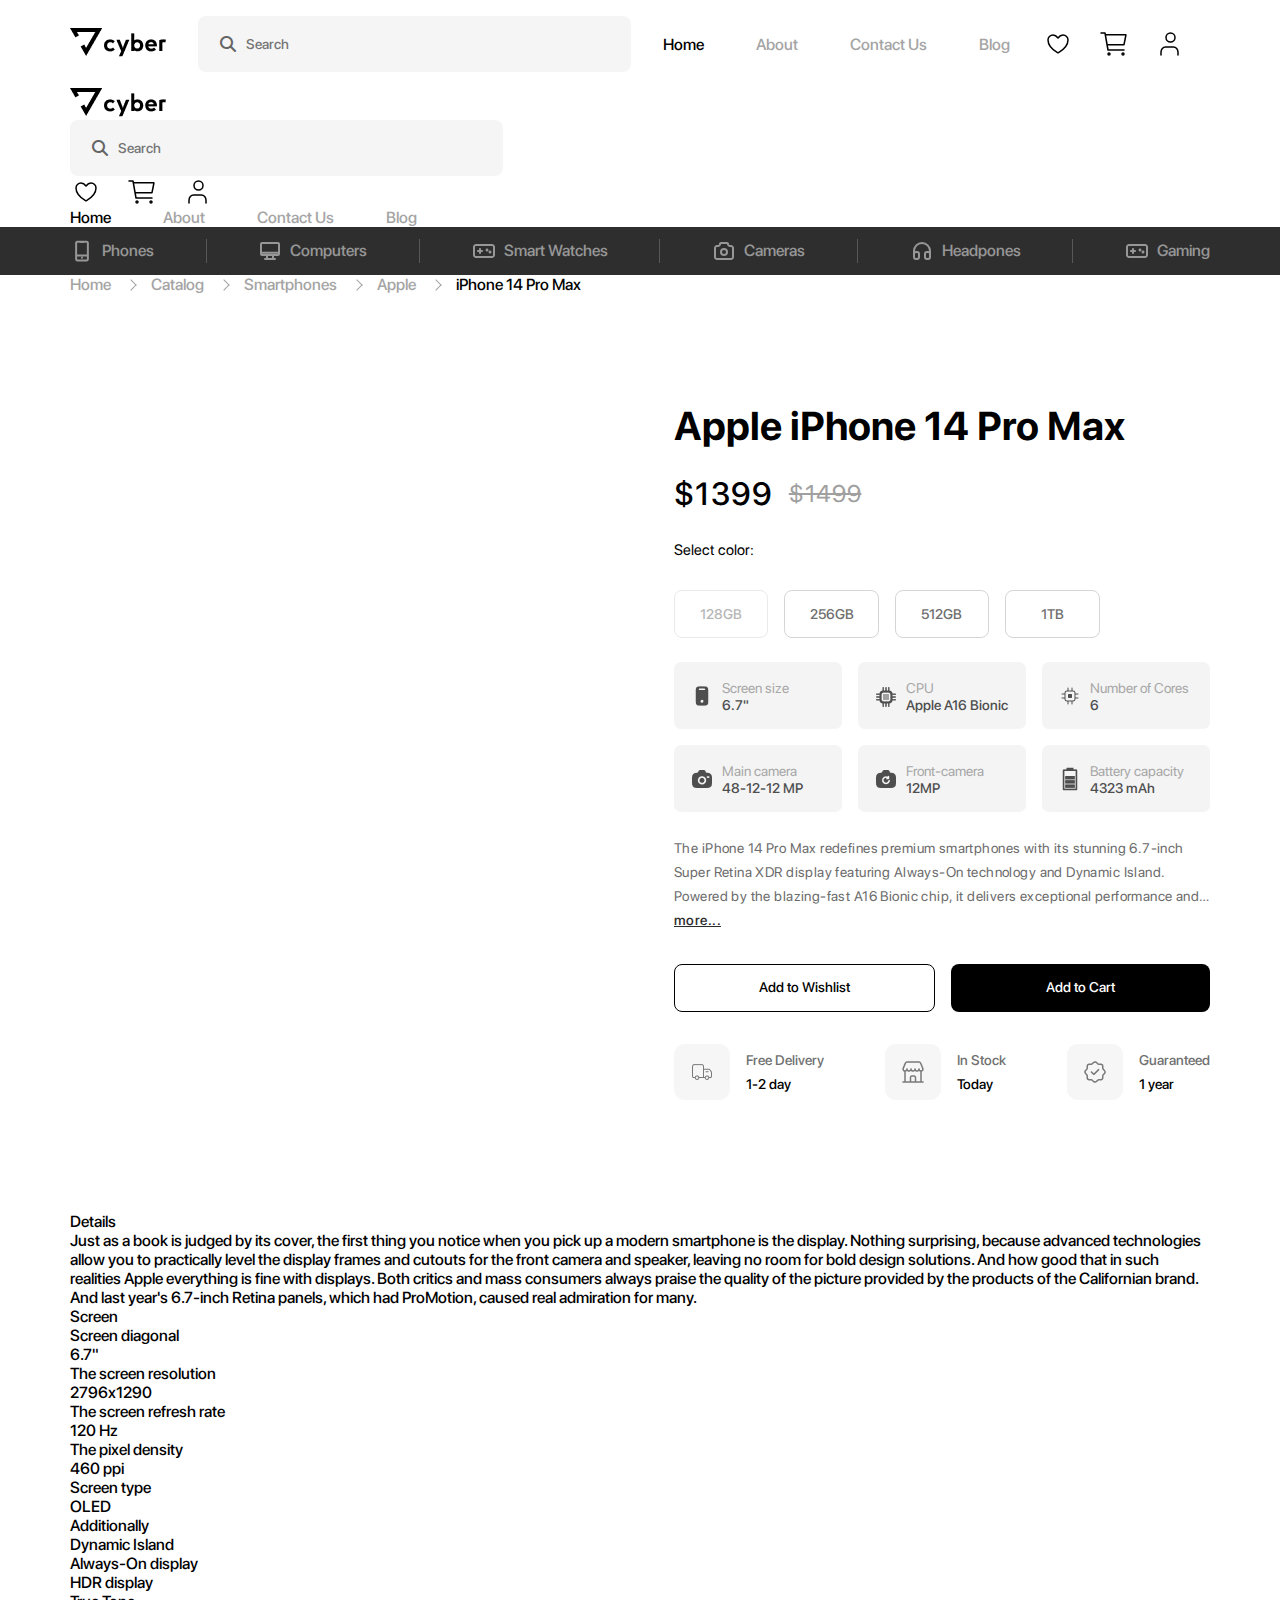
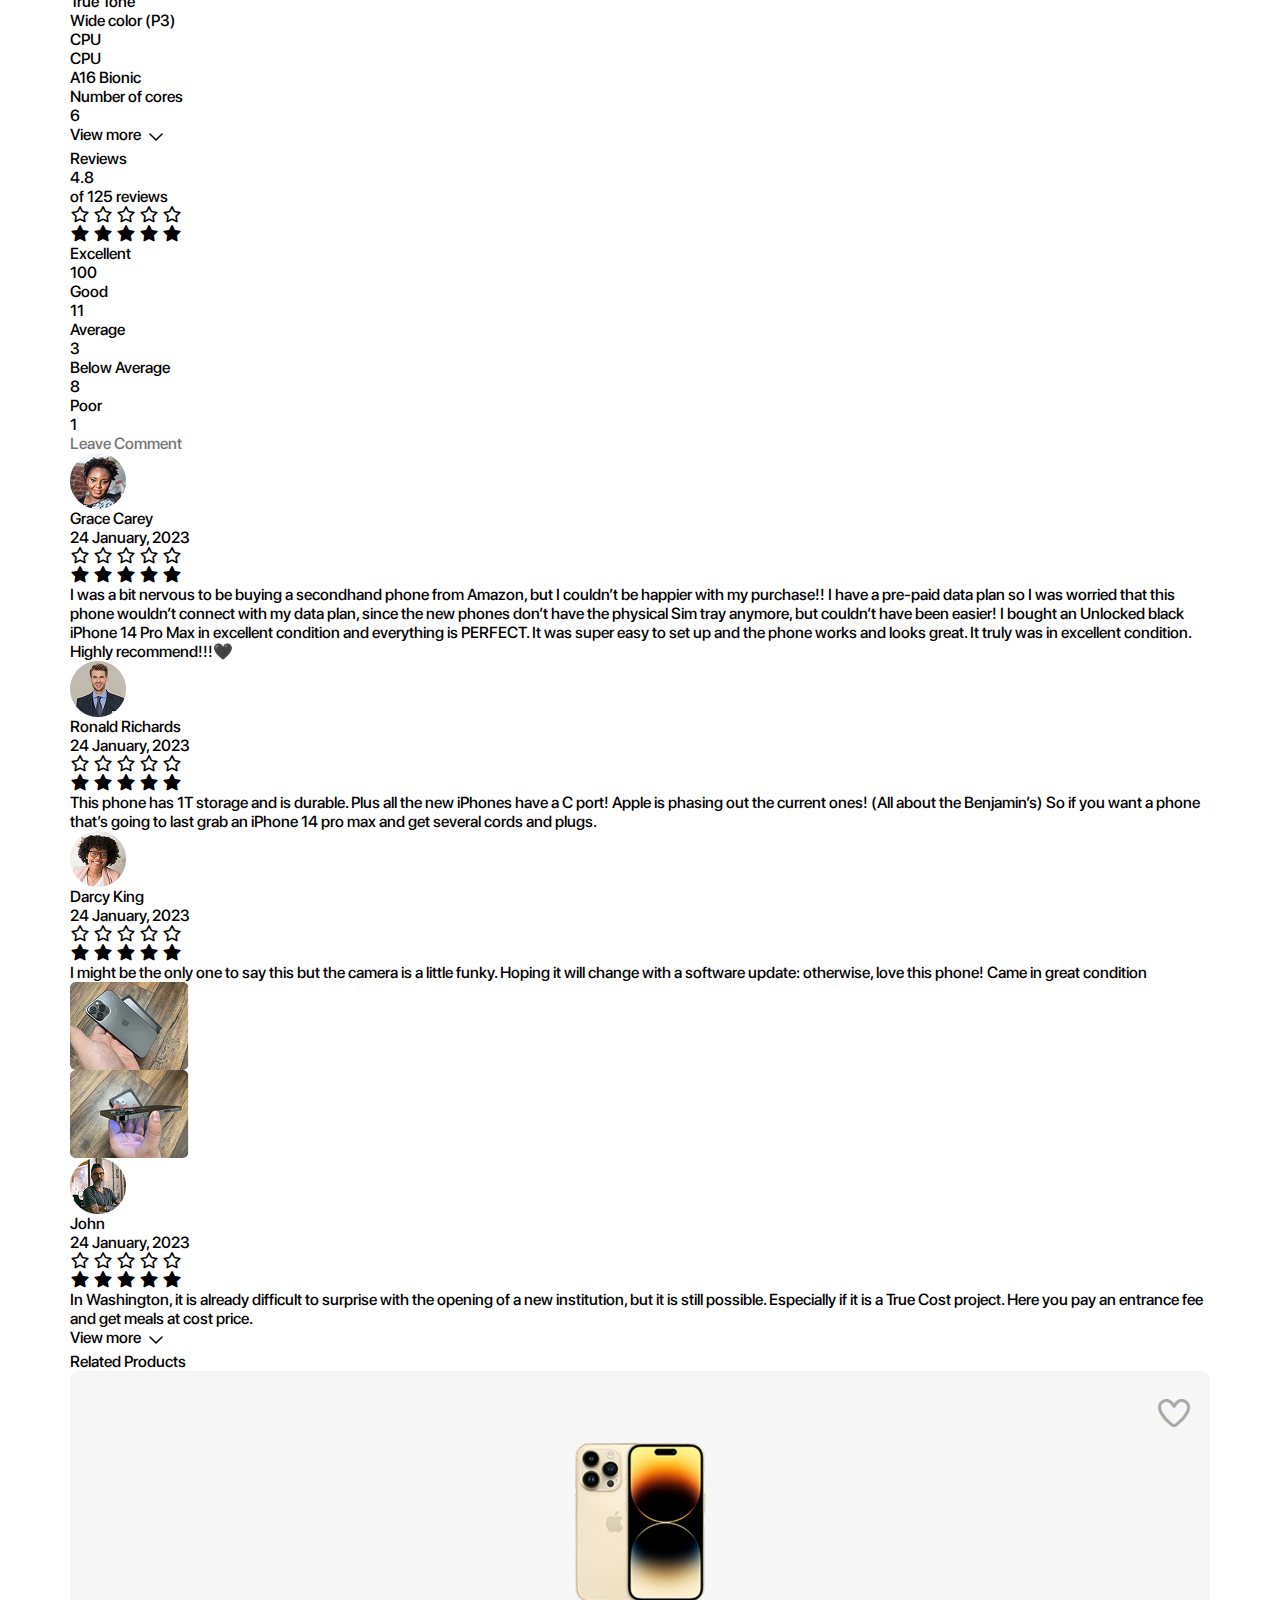
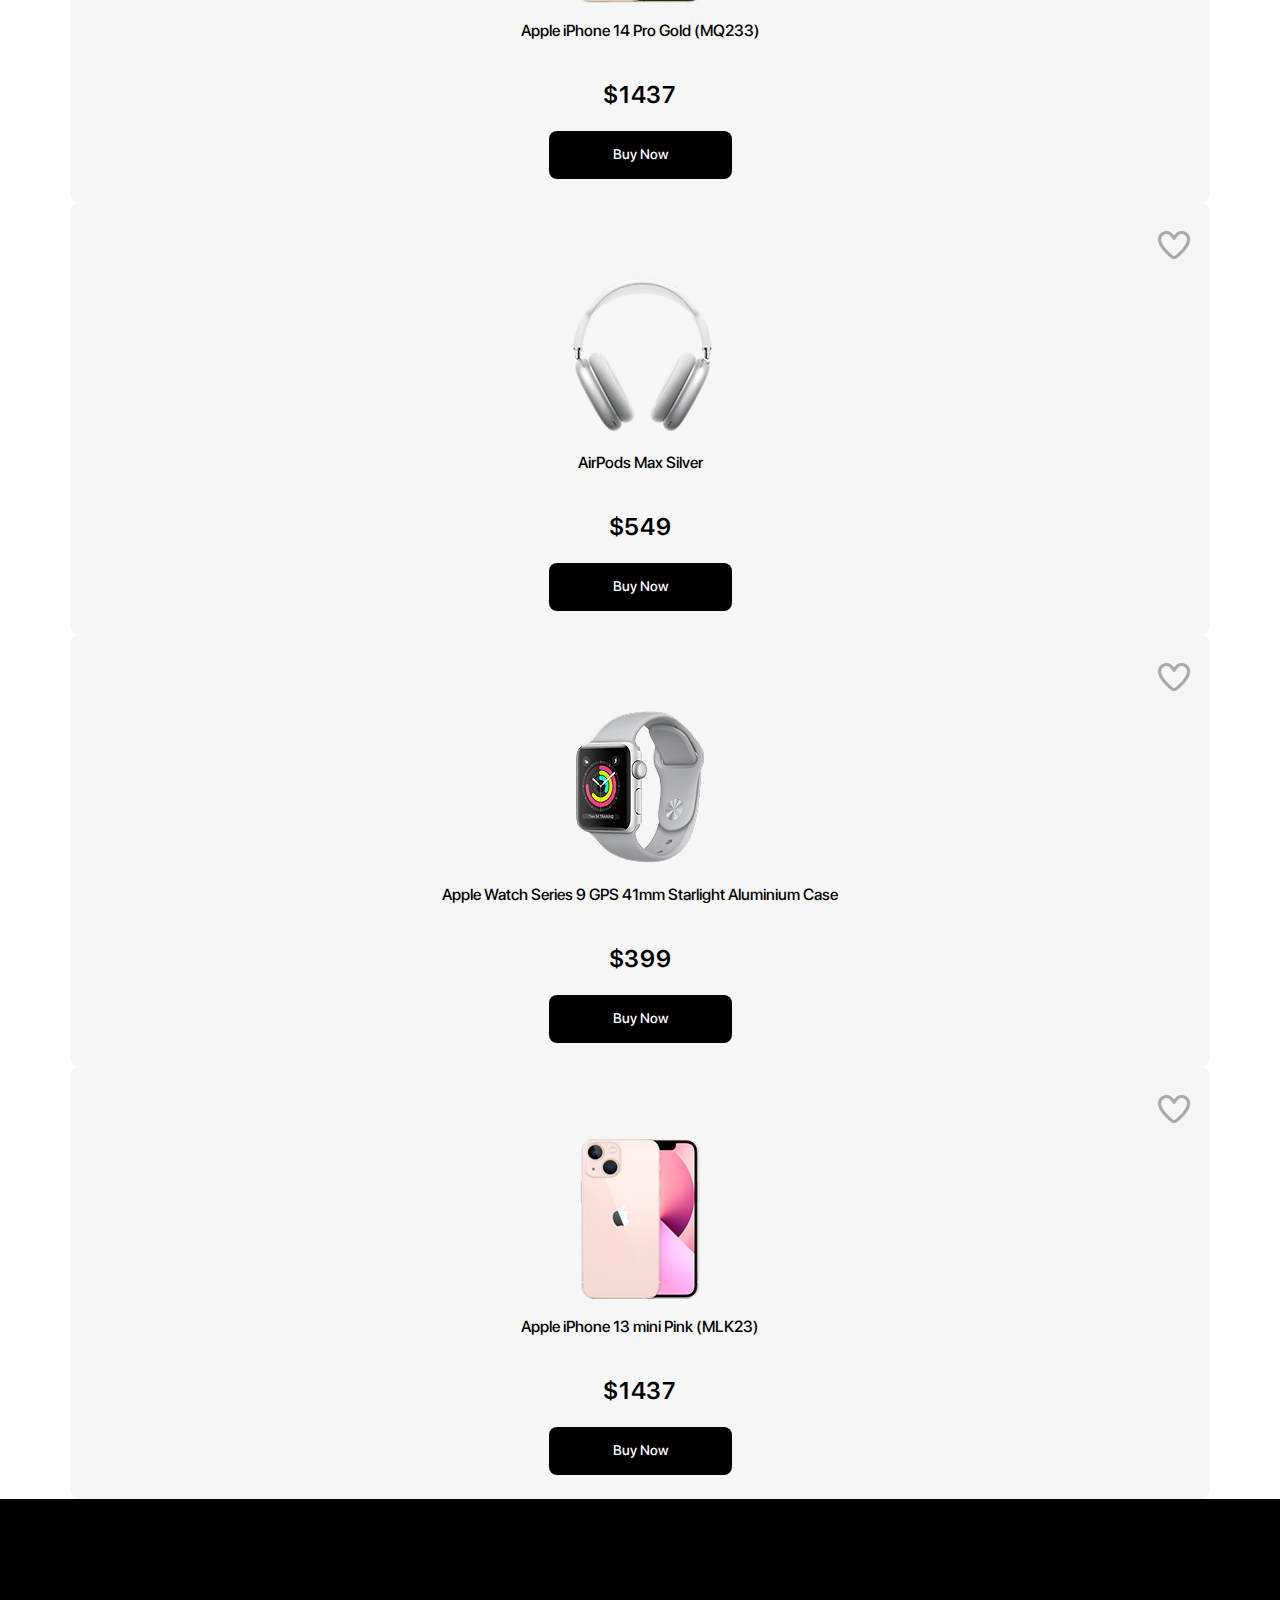
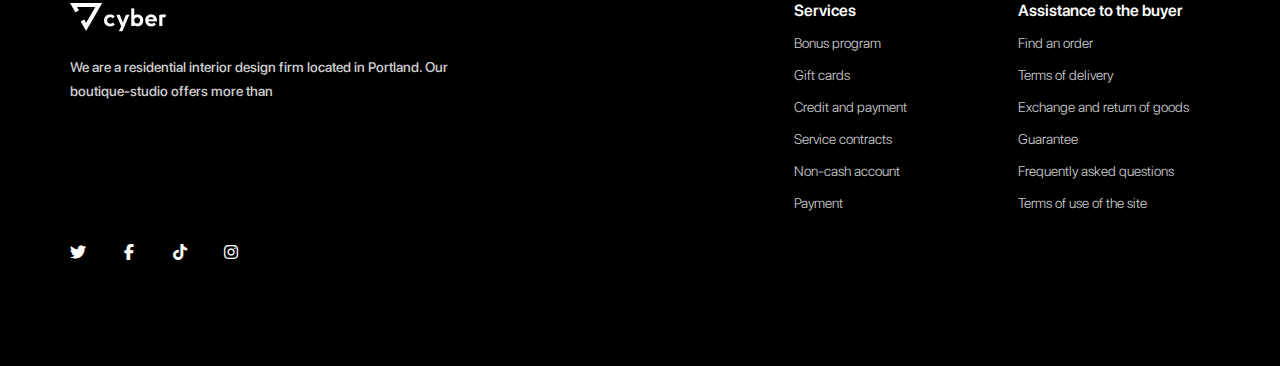
<file: product.html>
<!DOCTYPE html>
<html lang="en">
<head>
    <meta charset="UTF-8">
    <meta name="viewport" content="width=device-width, initial-scale=1.0">
    <title>Cyber - Онлайн маркет для покупок в интернете</title>

    <link rel="icon" href="./img/favicon.icon.ico">
    <link rel="stylesheet" href="fonts/font-awesome/css/all.css">
    <link rel="stylesheet" href="./css/main.css">
</head>
<body>
    <header class="header">
        <div class="container">
            <div class="header__content">
                <div class="header__top header__desktop">
                    <a href="./index.html" class="header__logo">
                        <img src="./img/header/header-logo.png" alt="Logo 'cyber'">
                    </a>

                    <div class="header__search" role="search">
                        <button class="header__search-btn">
                            <i class="fa-solid fa-magnifying-glass"></i>
                        </button>
                        <input type="search" placeholder="Search">
                    </div>

                    <nav class="header__nav">
                        <a href="#" class="active">Home</a>
                        <a href="#">About</a>
                        <a href="#">Contact Us</a>
                        <a href="#">Blog</a>
                    </nav>

                    <div class="header__actions">
                        <a class="header-actions__wishlist">
                            <img src="./img/header/wishlist-icon.svg" alt="Избранное">
                        </a>

                        <a class="header-actions__cart" href="./shopping-cart.html" aria-label="Корзина">
                            <img src="./img/header/cart-icon.svg" alt="Корзина">
                            <span id="cartNotification"></span>
                        </a>

                        <a href="#" aria-label="Профиль" class="header-actions__profile">
                            <img src="./img/header/profile-icon.svg" alt="Профиль">
                        </a>
                    </div>
                </div>

                <!-- Mobile header content -->
                <div class="header__mobile">
                    <a href="#" class="header__logo">
                        <img src="./img/header/header-logo.png" alt="Logo 'cyber'">
                    </a>

                    <div class="header-mobile__content" id="burgerMenuContent">
                        <div class="header__search header-mobile__search" role="search">
                            <button class="header__search-btn">
                                <i class="fa-solid fa-magnifying-glass"></i>
                            </button>
                            <input type="search" placeholder="Search">
                        </div>

                        <div class="header__actions header-mobile__actions">
                            <a class="header-actions__wishlist">
                                <img src="./img/header/wishlist-icon.svg" alt="Избранное">
                            </a>

                            <a class="header-actions__cart" href="./shopping-cart.html" aria-label="Корзина">
                                <img src="./img/header/cart-icon.svg" alt="Корзина">
                                <span id="cartNotification"></span>
                            </a>

                            <a href="#" aria-label="Профиль" class="header-actions__profile">
                                <img src="./img/header/profile-icon.svg" alt="Профиль">
                            </a>
                        </div>

                        <nav class="header__nav header-mobile__nav">
                            <a href="#" class="active">Home</a>
                            <a href="#">About</a>
                            <a href="#">Contact Us</a>
                            <a href="#">Blog</a>
                        </nav>
                    </div>

                    <div class="header__burger-menu">
                        <button class="header-burger-menu__btn" id="burgerMenuButton">
                            <span class="header-burger-menu__line burger-line-1"></span>
                            <span class="header-burger-menu__line burger-line-2"></span>
                            <span class="header-burger-menu__line burger-line-3"></span>
                        </button>
                    </div>
                </div>

                <nav class="header__nav-categories">
                    <button class="header-nav-categories__btn">
                        <img src="./img/header/Phones.svg" alt="Категория: Телефоны">
                        <span>Phones</span>                  
                    </button>

                    <div class="header-nav-categories__line"></div>

                    <button class="header-nav-categories__btn">
                        <img src="./img/header/Computers.svg" alt="Категория: Компьютеры">
                        <span>Computers</span>
                    </button>

                    <div class="header-nav-categories__line"></div>

                    <button class="header-nav-categories__btn">
                        <img src="./img/header/Gaming.svg" alt="Категория: Консоли">
                        <span>Smart Watches</span>
                    </button>

                    <div class="header-nav-categories__line"></div>

                    <button class="header-nav-categories__btn">
                        <img src="./img/header/Cameras.svg" alt="Категория: Камеры">
                        <span>Cameras</span>                   
                    </button>

                    <div class="header-nav-categories__line"></div>

                    <button class="header-nav-categories__btn">
                        <img src="./img/header/Headphones.svg" alt="Категория: Наушники">
                        <span>Headpones</span>
                    </button>

                    <div class="header-nav-categories__line"></div>

                    <button class="header-nav-categories__btn">
                        <img src="./img/header/Gaming.svg" alt="Категория: Игровое">
                        <span>Gaming</span>                  
                    </button>
                </nav>
            </div>
        </div>
    </header>

    <main>
        <divspan class="breadcrumbs">
            <div class="container">
                <nav class="breadcrumbs__nav">
                    <a href="#">Home</a>
                    <div class="breadcrumbs__arrow"></div>
                    <a href="#">Catalog</a>
                    <div class="breadcrumbs__arrow"></div>
                    <a href="#">Smartphones</a>
                    <div class="breadcrumbs__arrow"></div>
                    <a href="#">Apple</a>
                    <div class="breadcrumbs__arrow"></div>
                    <a href="#" class="active" id="breadcrumbsName">iPhone 14 Pro Max</a>
                </nav>
            </div>
        </divspan>

        <section class="product">
            <div class="container">
                <div class="product__content">
                    <div class="product__photos">
                        <div class="product__swith-img" id="productSwitchPhotos">
                            <!-- <img src="./img/catalog/products/iphone/Iphone 14 Pro Max/Iphone 14 pro 128gb deep-purple.png" class="active" alt="Show phone">
                            <img src="./img/catalog/products/iphone/Iphone 14 Pro Max/Iphone 14 pro 128gb deep-purple front.png" alt="Show phone front">
                            <img src="./img/catalog/products/iphone/Iphone 14 Pro Max/Iphone 14 pro 128gb deep-purple behind.png" alt="Show phone behind">
                            <img src="./img/catalog/products/iphone/Iphone 14 Pro Max/Iphone 14 pro 128gb deep-purple askance.png" alt="Show phone askance"> -->
                        </div>

                        <div class="product__current-img" id="productCurrentPhoto">
                            <!-- <img src="./img/catalog/products/iphone/Iphone 14 Pro Max/Iphone 14 pro 128gb deep-purple big.png" alt="Show the phone in a large picture"> -->
                        </div>
                    </div>

                    <div class="product__info-block">
                        <h1 class="product__name" id="productName">
                            Apple iPhone 14 Pro Max
                        </h1>

                        <div class="product__price-block">
                            <h2 class="product__price" id="productPrice">
                                $1399
                            </h2>

                            <span id="pastPrice">$1499</span>
                        </div>

                        <div class="product__color-block">
                            <p>Select color:</p>

                            <div class="product__colors-btns" id="colorBtns">
                                <button class="product__color-btn" value="Space-black" name="color"></button>
                                <button class="product__color-btn" value="Deep-purple" name="color"></button>
                                <button class="product__color-btn" value="Pink" name="color"></button>
                                <button class="product__color-btn" value="Gold" name="color"></button>
                                <button class="product__color-btn" value="White" name="color"></button>
                                <button class="product__color-btn" value="Silver" name="color"></button>
                                <button class="product__color-btn" value="Red" name="color"></button>
                            </div>
                        </div>

                        <div class="product__memory" id="productMemory">
                            <button class="product__memory-btn noactive" name="memory" value="128GB">128GB</button>
                            <button class="product__memory-btn" name="memory" value="256GB">256GB</button>
                            <button class="product__memory-btn" name="memory" value="512GB">512GB</button>
                            <button class="product__memory-btn" name="memory" value="1TB">1TB</button>
                        </div>

                        <div class="product__characteristics-grid">
                            <div class="product__characteristics-element">
                                <img src="./img/product-info/screen-size.png" alt="Characteristic icon">
                                <div class="product__characteristics-info">
                                    <span>Screen size</span><br>
                                    <p id="blockScreenSize">6.7"</p>
                                </div>
                            </div>
                            <div class="product__characteristics-element">
                                <img src="./img/product-info/cpu-icon.png" alt="Characteristic icon">
                                <div class="product__characteristics-info">
                                    <span>CPU</span><br>
                                    <p id="blockCPU">Apple A16 Bionic</p>
                                </div>
                            </div>
                            <div class="product__characteristics-element">
                                <img src="./img/product-info/number-of-cores-icon.png" alt="Characteristic icon">
                                <div class="product__characteristics-info">
                                    <span>Number of Cores</span><br>
                                    <p id="blockCPUCores">6</p>
                                </div>
                            </div>
                            <div class="product__characteristics-element">
                                <img src="./img/product-info/main-camera-icon.png" alt="Characteristic icon">
                                <div class="product__characteristics-info">
                                    <span>Main camera</span><br>
                                    <p id="blockMainCamera">48-12-12 MP</p>
                                </div>
                            </div>
                            <div class="product__characteristics-element">
                                <img src="./img/product-info/front-camera-icon.png" alt="Characteristic icon">
                                <div class="product__characteristics-info">
                                    <span>Front-camera</span><br>
                                    <p id="blockFrontCamera">12MP</p>
                                </div>
                            </div>
                            <div class="product__characteristics-element">
                                <img src="./img/product-info/battery-icon.png" alt="Characteristic icon">
                                <div class="product__characteristics-info">
                                    <span>Battery capacity</span><br>
                                    <p id="blockBatteryCapacity">4323 mAh</p>
                                </div>
                            </div>
                        </div>

                        <div class="product__text-block">
                            <p class="product__info" id="infoProduct">
                                The iPhone 14 Pro Max redefines premium smartphones with its stunning 
                                6.7-inch Super Retina XDR display featuring Always-On technology and 
                                Dynamic Island. Powered by the blazing-fast A16 Bionic chip, it delivers 
                                exceptional performance and efficiency. The advanced triple-camera system 
                                with 48MP main sensor captures incredible detail in any light, while the 
                                new Photonic Engine enhances low-light photography. With all-day battery 
                                life, Crash Detection, and Emergency SOS via satellite, it combines 
                                cutting-edge innovation with unmatched reliability and style.
                            </p>
                            <button class="product__info-toggle" id="toggleBtn">more...</button>
                        </div>

                        <div class="product__buttons">
                            <button class="product__btn black-btn" aria-label="Add product to Wishlist" id="addWishlist">Add to Wishlist</button>
                            <button class="product__btn black-btn" aria-label="Add to Card" id="addCard">Add to Cart</button>
                        </div>

                        <div class="product__benefits">
                            <div class="product__benefits-block">
                                <img src="./img/product-info/Delivery-icon.png" alt="Delivery icon">
                                <div class="product__benefits-info">
                                    <span>Free Delivery</span>
                                    <p>1-2 day</p>
                                </div>
                            </div>
                            <div class="product__benefits-block">
                                <img src="./img/product-info/Stock-icon.png" alt="Stock icon">
                                <div class="product__benefits-info">
                                    <span>In Stock</span>
                                    <p>Today</p>
                                </div>
                            </div>
                            <div class="product__benefits-block">
                                <img src="./img/product-info/Guaranteed-icon.png" alt="Guaranteed icon">
                                <div class="product__benefits-info">
                                    <span>Guaranteed</span>
                                    <p>1 year</p>
                                </div>
                            </div>
                        </div>
                    </div>
                </div>
            </div>
        </section>

        <section class="details">
            <div class="container">
                <div class="details__content">
                    <h2 class="details__title">
                        Details
                    </h2>

                    <p class="details__info" id="detailsInfo">
                        Just as a book is judged by its cover, the first thing you notice 
                        when you pick up a modern smartphone is the display. Nothing surprising, 
                        because advanced technologies allow you to practically level the display 
                        frames and cutouts for the front camera and speaker, leaving no room for 
                        bold design solutions. And how good that in such realities Apple everything 
                        is fine with displays. Both critics and mass consumers always praise the 
                        quality of the picture provided by the products of the Californian brand. 
                        And last year's 6.7-inch Retina panels, which had ProMotion, caused real 
                        admiration for many.
                    </p>

                    <div class="details__screen">
                        <h3 class="details__screen-title details__subtitle">
                            Screen
                        </h3>

                        <div class="details__screen-options details__options">
                            <div class="details__screen-option details__option">
                                <p class="details__screen-option-name details__option-name">Screen diagonal</p>
                                <span class="details__screen-option-value details__option-value" id="screenSize">6.7"</span>
                            </div>
                            <div class="details__screen-option details__option">
                                <p class="details__screen-option-name details__option-name">The screen resolution</p>
                                <span class="details__screen-option-value details__option-value" id="screenResolution">2796x1290</span>
                            </div>
                            <div class="details__screen-option details__option">
                                <p class="details__screen-option-name details__option-name">The screen refresh rate</p>
                                <span class="details__screen-option-value details__option-value" id="screenRefreshRate">120 Hz</span>
                            </div>
                            <div class="details__screen-option details__option">
                                <p class="details__screen-option-name details__option-name">The pixel density</p>
                                <span class="details__screen-option-value details__option-value" id="screenPixelDensity">460 ppi</span>
                            </div>
                            <div class="details__screen-option details__option">
                                <p class="details__screen-option-name details__option-name">Screen type</p>
                                <span class="details__screen-option-value details__option-value" id="screenType">OLED</span>
                            </div>
                            <div class="details__screen-option details__option">
                                <p class="details__screen-option-name details__option-name">Additionally</p>
                                <span class="details__screen-option-value details__option-value" id="screenAdditionally">Dynamic Island<br>Always-On display<br>HDR display<br>True Tone<br>Wide color (P3)</span>
                            </div>
                        </div>
                    </div>

                    <div class="details__cpu">
                        <h3 class="details__cpu-title details__subtitle">CPU</h3>

                        <div class="details__cpu-options details__options">
                            <div class="details__screen-option details__option">
                                <p class="details__screen-option-name details__option-name">CPU</p>
                                <span class="details__screen-option-value details__option-value" id="CPU">A16 Bionic</span>
                            </div>
                            <div class="details__screen-option details__option">
                                <p class="details__screen-option-name details__option-name">Number of cores</p>
                                <span class="details__screen-option-value details__option-value" id="CPUCores">6</span>
                            </div>
                        </div>
                    </div>

                    <button class="details__button view-button" aria-label="More options">
                        View more
                        <img src="./img/details/Arrow Down.svg" alt="arrow down">
                    </button>
                </div>
            </div> 
        </section>

        <section class="reviews">
            <div class="container">
                <div class="reviews__top">
                    <h2 class="reviews__title">
                        Reviews
                    </h2>

                    <div class="reviews__overall-rating">
                        <div class="reviews__overall-block">
                            <div class="reviews__overall-info">
                                <h3 class="reviews__overall-title">4.8</h3>
                                <p class="reviews__number-rating">
                                    of <span id="numberOfReviews">125</span> reviews
                                </p>
                            </div>
                            <div class="reviews__stars">
                                <div class="reviews__stars-empty">
                                    <i class="fa-regular fa-star"></i>
                                    <i class="fa-regular fa-star"></i>
                                    <i class="fa-regular fa-star"></i>
                                    <i class="fa-regular fa-star"></i>
                                    <i class="fa-regular fa-star"></i>
                                </div>
                                <div class="reviews__stars-fill" style="--rating: 4.8;">
                                    <i class="fa-solid fa-star"></i>
                                    <i class="fa-solid fa-star"></i>
                                    <i class="fa-solid fa-star"></i>
                                    <i class="fa-solid fa-star"></i>
                                    <i class="fa-solid fa-star"></i>
                                </div>
                            </div>
                        </div>
                        <div class="reviews__schedule">
                            <div class="reviews__schedule-option">
                                <p class="reviews__schedule-option-name">Excellent</p>
                                <div class="reviews__schedule-rating-bar">
                                    <div class="reviews__schedule-rating-bar-fill" style="--fill: 95%"></div>
                                </div>
                                <span class="reviews__schedule-option-value">100</span>
                            </div>
                            <div class="reviews__schedule-option">
                                <p class="reviews__schedule-option-name">Good</p>
                                <div class="reviews__schedule-rating-bar">
                                    <div class="reviews__schedule-rating-bar-fill" style="--fill: 60%"></div>
                                </div>
                                <span class="reviews__schedule-option-value">11</span>
                            </div>
                            <div class="reviews__schedule-option">
                                <p class="reviews__schedule-option-name">Average</p>
                                <div class="reviews__schedule-rating-bar">
                                    <div class="reviews__schedule-rating-bar-fill" style="--fill: 50%"></div>
                                </div>
                                <span class="reviews__schedule-option-value">3</span>
                            </div>
                            <div class="reviews__schedule-option">
                                <p class="reviews__schedule-option-name">Below Average</p>
                                <div class="reviews__schedule-rating-bar">
                                    <div class="reviews__schedule-rating-bar-fill" style="--fill: 55%"></div>
                                </div>
                                <span class="reviews__schedule-option-value">8</span>
                            </div>
                            <div class="reviews__schedule-option">
                                <p class="reviews__schedule-option-name">Poor</p>
                                <div class="reviews__schedule-rating-bar">
                                    <div class="reviews__schedule-rating-bar-fill" style="--fill: 53%"></div>
                                </div>
                                <span class="reviews__schedule-option-value">1</span>
                            </div>
                        </div>
                    </div>

                    <form action="/" class="reviews__form">
                        <input type="text" placeholder="Leave Comment" class="reviews__comment-input">
                    </form>
                </div>

                <div class="reviews__bottom">
                    <div class="reviews__comment">
                        <img src="./img/reviews/user-avatar-1.png" alt="User Avatar" class="reviews__comment-avatar">

                        <div class="reviews__comment-content">
                            <div class="reviews__comment-top">
                                <h4 class="reviews__comment-username">Grace Carey</h4>
                                <span class="reviews__comment-data">24 January, 2023</span>
                            </div>
                            <div class="reviews__comment-stars reviews__stars">
                                <div class="reviews__stars-empty">
                                    <i class="fa-regular fa-star"></i>
                                    <i class="fa-regular fa-star"></i>
                                    <i class="fa-regular fa-star"></i>
                                    <i class="fa-regular fa-star"></i>
                                    <i class="fa-regular fa-star"></i>
                                </div>
                                <div class="reviews__stars-fill" style="--rating: 4;">
                                    <i class="fa-solid fa-star"></i>
                                    <i class="fa-solid fa-star"></i>
                                    <i class="fa-solid fa-star"></i>
                                    <i class="fa-solid fa-star"></i>
                                    <i class="fa-solid fa-star"></i>
                                </div>
                            </div>
                            <div class="reviews__comment-message">
                                I was a bit nervous to be buying a secondhand phone from Amazon, 
                                but I couldn’t be happier with my purchase!! I have a pre-paid data 
                                plan so I was worried that this phone wouldn’t connect with my data 
                                plan, since the new phones don’t have the physical Sim tray anymore, 
                                but couldn’t have been easier! I bought an Unlocked black iPhone 14 
                                Pro Max in excellent condition and everything is PERFECT. It was super 
                                easy to set up and the phone works and looks great. It truly was in 
                                excellent condition. Highly recommend!!!🖤
                            </div>
                        </div>
                    </div>

                    <div class="reviews__comment">
                        <img src="./img/reviews/user-avatar-2.png" alt="User Avatar" class="reviews__comment-avatar">

                        <div class="reviews__comment-content">
                            <div class="reviews__comment-top">
                                <h4 class="reviews__comment-username">Ronald Richards</h4>
                                <span class="reviews__comment-data">24 January, 2023</span>
                            </div>
                            <div class="reviews__comment-stars reviews__stars">
                                <div class="reviews__stars-empty">
                                    <i class="fa-regular fa-star"></i>
                                    <i class="fa-regular fa-star"></i>
                                    <i class="fa-regular fa-star"></i>
                                    <i class="fa-regular fa-star"></i>
                                    <i class="fa-regular fa-star"></i>
                                </div>
                                <div class="reviews__stars-fill" style="--rating: 5;">
                                    <i class="fa-solid fa-star"></i>
                                    <i class="fa-solid fa-star"></i>
                                    <i class="fa-solid fa-star"></i>
                                    <i class="fa-solid fa-star"></i>
                                    <i class="fa-solid fa-star"></i>
                                </div>
                            </div>
                            <div class="reviews__comment-message">
                                This phone has 1T storage and is durable. Plus all the new iPhones 
                                have a C port! Apple is phasing out the current ones! (All about the 
                                Benjamin’s) So if you want a phone that’s going to last grab an iPhone 
                                14 pro max and get several cords and plugs.
                            </div>
                        </div>
                    </div>

                    <div class="reviews__comment">
                        <img src="./img/reviews/user-avatar-3.png" alt="User Avatar" class="reviews__comment-avatar">

                        <div class="reviews__comment-content">
                            <div class="reviews__comment-top">
                                <h4 class="reviews__comment-username">Darcy King</h4>
                                <span class="reviews__comment-data">24 January, 2023</span>
                            </div>
                            <div class="reviews__comment-stars reviews__stars">
                                <div class="reviews__stars-empty">
                                    <i class="fa-regular fa-star"></i>
                                    <i class="fa-regular fa-star"></i>
                                    <i class="fa-regular fa-star"></i>
                                    <i class="fa-regular fa-star"></i>
                                    <i class="fa-regular fa-star"></i>
                                </div>
                                <div class="reviews__stars-fill" style="--rating: 4;">
                                    <i class="fa-solid fa-star"></i>
                                    <i class="fa-solid fa-star"></i>
                                    <i class="fa-solid fa-star"></i>
                                    <i class="fa-solid fa-star"></i>
                                    <i class="fa-solid fa-star"></i>
                                </div>
                            </div>
                            <div class="reviews__comment-message">
                                I might be the only one to say this but the camera is a little funky. 
                                Hoping it will change with a software update: otherwise, love this phone! 
                                Came in great condition
                            </div>
                            <div class="reviews__comment-photos">
                                <div class="reviews__comment-photo">
                                    <img src="./img/reviews/comment-photo-1.png" alt="Product photo from user">
                                </div>
                                <div class="reviews__comment-photo">
                                    <img src="./img/reviews/comment-photo-2.png" alt="Product photo from user">
                                </div>
                            </div>
                        </div>
                    </div>

                    <div class="reviews__comment">
                        <img src="./img/reviews/user-avatar-4.png" alt="User Avatar" class="reviews__comment-avatar">

                        <div class="reviews__comment-content">
                            <div class="reviews__comment-top">
                                <h4 class="reviews__comment-username">John</h4>
                                <span class="reviews__comment-data">24 January, 2023</span>
                            </div>
                            <div class="reviews__comment-stars reviews__stars">
                                <div class="reviews__stars-empty">
                                    <i class="fa-regular fa-star"></i>
                                    <i class="fa-regular fa-star"></i>
                                    <i class="fa-regular fa-star"></i>
                                    <i class="fa-regular fa-star"></i>
                                    <i class="fa-regular fa-star"></i>
                                </div>
                                <div class="reviews__stars-fill" style="--rating: 4;">
                                    <i class="fa-solid fa-star"></i>
                                    <i class="fa-solid fa-star"></i>
                                    <i class="fa-solid fa-star"></i>
                                    <i class="fa-solid fa-star"></i>
                                    <i class="fa-solid fa-star"></i>
                                </div>
                            </div>
                            <div class="reviews__comment-message">
                                In Washington, it is already difficult to surprise with the opening 
                                of a new institution, but it is still possible. Especially if it is a 
                                True Cost project. Here you pay an entrance fee and get meals at cost 
                                price. 
                            </div>
                        </div>
                    </div>

                    <button class="reviews__bottom-btn view-button" aria-label="More options">
                        View more
                        <img src="./img/details/Arrow Down.svg" alt="arrow down">
                    </button>
                </div>
            </div>
        </section>

        <section class="related-products">
            <div class="container">
                <div class="related-products__content">
                    <h2 class="related-products__title">
                        Related Products
                    </h2>
                    <div class="related-products__cards">
                        <div class="catalog-products__card">
                            <div class="catalog-products-card__favorite">
                                <button class="catalog-products-card__favorite-btn" aria-label="Add to favorite" type="button">
                                    <i class="fa-regular fa-heart"></i>
                                </button>
                            </div>

                            <div class="catalog-products-card__photo">
                                <img src="img/catalog/products/iphone/iphone-14-pro/iphone-14-pro-gold/iphone-14-pro-gold.png" alt="Apple iPhone 14 Pro 512GB Gold">
                            </div>

                            <p class="catalog-products-card__info">
                                Apple iPhone 14 Pro Gold (MQ233)
                            </p>

                            <span class="catalog-products-card__price">$1437</span>

                            <div class="catalog-products-card__btn">
                                <button class="black-btn" type="button">
                                    Buy Now
                                </button>
                            </div>
                        </div>

                        <div class="catalog-products__card">
                            <div class="catalog-products-card__favorite">
                                <button class="catalog-products-card__favorite-btn" aria-label="Add to favorite" type="button">
                                    <i class="fa-regular fa-heart"></i>
                                </button>
                            </div>

                            <div class="catalog-products-card__photo">
                                <img src="img/catalog/products/air-pods/air-pods-max-silver.png" alt="AirPods Max Silver">
                            </div>

                            <p class="catalog-products-card__info">
                                AirPods Max Silver
                            </p>

                            <span class="catalog-products-card__price">$549</span>

                            <div class="catalog-products-card__btn">
                                <button class="black-btn" type="button">
                                    Buy Now
                                </button>
                            </div>
                        </div>

                        <div class="catalog-products__card">
                            <div class="catalog-products-card__favorite">
                                <button class="catalog-products-card__favorite-btn" aria-label="Add to favorite" type="button">
                                    <i class="fa-regular fa-heart"></i>
                                </button>
                            </div>

                            <div class="catalog-products-card__photo">
                                <img src="img/catalog/products/apple-witch/apple-watch-series-9-gps-41mm-starlight-aluminium-case.png" alt="Apple Watch Series 9 GPS 41mm Starlight Aluminium Case">
                            </div>

                            <p class="catalog-products-card__info">
                                Apple Watch Series 9 GPS 41mm Starlight Aluminium Case
                            </p>

                            <span class="catalog-products-card__price">$399</span>

                            <div class="catalog-products-card__btn">
                                <button class="black-btn" type="button">
                                    Buy Now
                                </button>
                            </div>
                        </div>

                        <div class="catalog-products__card">
                            <div class="catalog-products-card__favorite">
                                <button class="catalog-products-card__favorite-btn" aria-label="Add to favorite" type="button">
                                    <i class="fa-regular fa-heart"></i>
                                </button>
                            </div>

                            <div class="catalog-products-card__photo">
                                <img src="img/catalog/products/iphone/iphone-13-mini/iphone-13-mini-pink.png" alt="${product.brand} ${product.name} ${product.memory} ${product.color}">
                            </div>

                            <p class="catalog-products-card__info">
                                Apple iPhone 13 mini Pink (MLK23)
                            </p>

                            <span class="catalog-products-card__price">$1437</span>

                            <div class="catalog-products-card__btn">
                                <button class="black-btn" type="button">
                                    Buy Now
                                </button>
                            </div>
                        </div>
                    </div>
                </div>
            </div>
        </section>
    </main>

    <footer class="footer">
        <div class="container">
            <div class="footer__content">
                <div class="footer__top">
                    <div class="footer__logo-text">
                        <div class="footer__logo">
                            <a href="#">
                                <img src="./img/footer/logo.png" alt="Logo 'cyber'">
                            </a>
                        </div>
                        <p class="footer-logo__text">
                            We are a residential interior design firm located in Portland. 
                            Our boutique-studio offers more than
                        </p>
                    </div>

                    <nav class="footer__nav">
                        <div class="footer__nav-column">
                            <h4 class="footer__nav-title">Services</h4>
                            <ul class="footer__nav-list">
                                <li><a href="#">Bonus program</a></li>
                                <li><a href="#">Gift cards</a></li>
                                <li><a href="#">Credit and payment</a></li>
                                <li><a href="#">Service contracts</a></li>
                                <li><a href="#">Non-cash account</a></li>
                                <li><a href="#">Payment</a></li>
                            </ul>
                        </div>

                        <div class="footer__nav-column">
                            <h4 class="footer__nav-title">Assistance to the buyer</h4>
                            <ul class="footer__nav-list">
                                <li><a href="#">Find an order</a></li>
                                <li><a href="#">Terms of delivery</a></li>
                                <li><a href="#">Exchange and return of goods</a></li>
                                <li><a href="#">Guarantee</a></li>
                                <li><a href="#">Frequently asked questions</a></li>
                                <li><a href="#">Terms of use of the site</a></li>
                            </ul>
                        </div>
                    </nav>
                </div>

                <div class="footer__bottom">
                    <div class="footer__social">
                        <a href="#"><i class="fa-brands fa-twitter"></i></a>
                        <a href="#"><i class="fa-brands fa-facebook-f"></i></a>
                        <a href="#"><i class="fa-brands fa-tiktok"></i></a>
                        <a href="#"><i class="fa-brands fa-instagram"></i></a>
                    </div>
                </div>
            </div>
        </div>
    </footer>

    <script src="./js/main.js"></script>
    <script src="./js/product.js"></script>
</body>

</html>
</file>
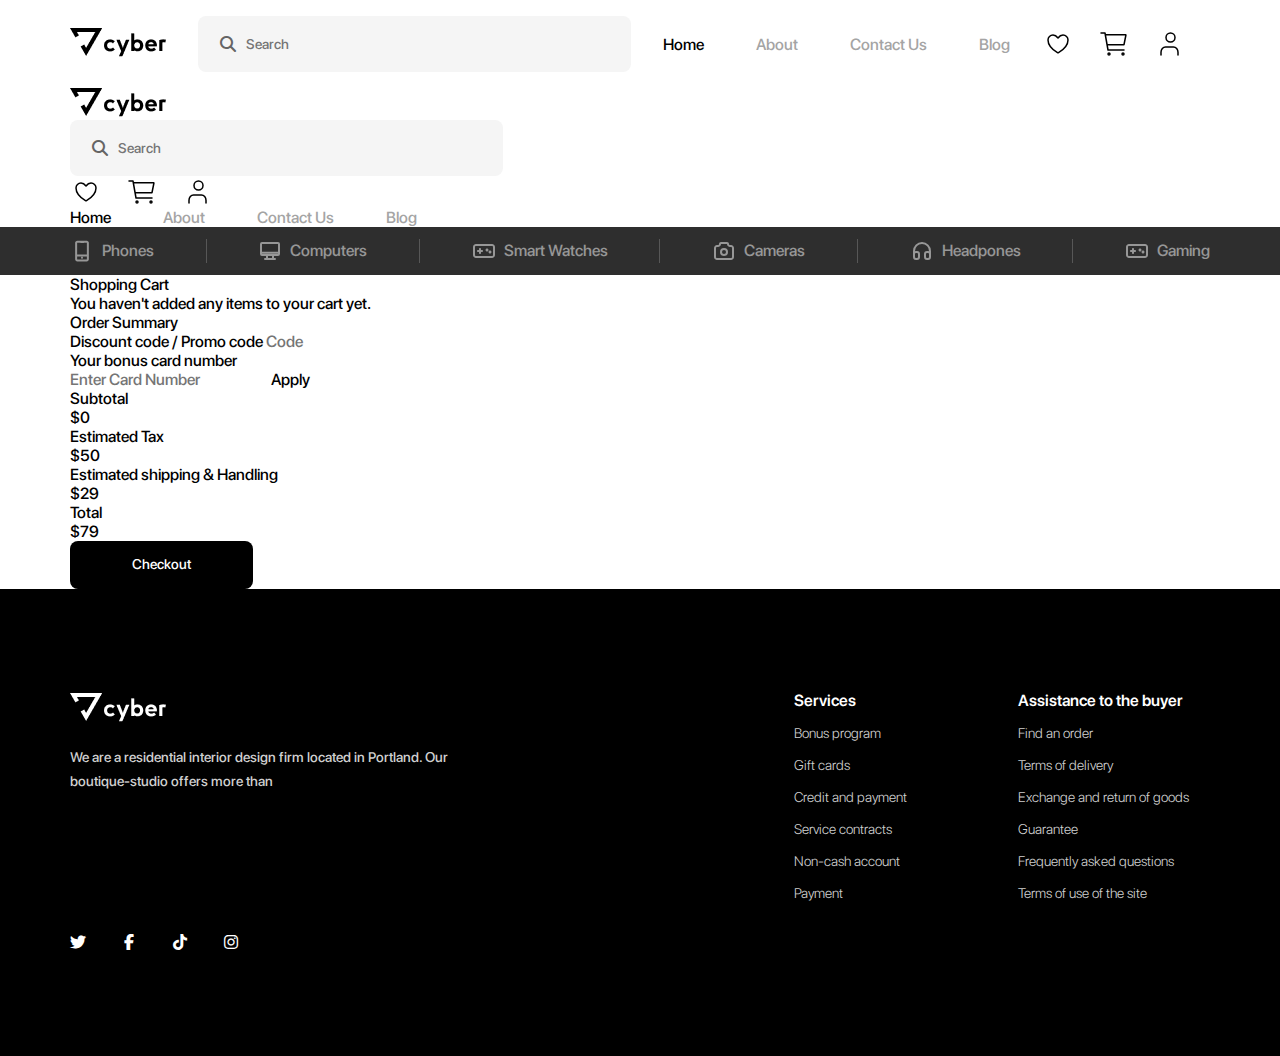
<file: shopping-cart.html>
<!DOCTYPE html>
<html lang="en">
<head>
    <meta charset="UTF-8">
    <meta name="viewport" content="width=device-width, initial-scale=1.0">
    <title>Cyber - Онлайн маркет для покупок в интернете</title>

    <link rel="icon" href="./img/favicon.icon.ico">
    <link rel="stylesheet" href="fonts/font-awesome/css/all.css">
    <link rel="stylesheet" href="./css/main.css">
</head>
<body>
    <header class="header">
        <div class="container">
            <div class="header__content">
                <div class="header__top header__desktop">
                    <a href="./index.html" class="header__logo">
                        <img src="./img/header/header-logo.png" alt="Logo 'cyber'">
                    </a>

                    <div class="header__search" role="search">
                        <button class="header__search-btn">
                            <i class="fa-solid fa-magnifying-glass"></i>
                        </button>
                        <input type="search" placeholder="Search">
                    </div>

                    <nav class="header__nav">
                        <a href="#" class="active">Home</a>
                        <a href="#">About</a>
                        <a href="#">Contact Us</a>
                        <a href="#">Blog</a>
                    </nav>

                    <div class="header__actions">
                        <a class="header-actions__wishlist"span>
                            <img src="./img/header/wishlist-icon.svg" alt="Избранное">
                        </a>

                        <a class="header-actions__cart" href="./shopping-cart.html" aria-label="Корзина">
                            <img src="./img/header/cart-icon.svg" alt="Корзина">
                            <span id="cartNotification"></span>
                        </a>

                        <a href="#" aria-label="Профиль" class="header-actions__profile">
                            <img src="./img/header/profile-icon.svg" alt="Профиль">
                        </a>
                    </div>
                </div>

                <!-- Mobile header content -->
                <div class="header__mobile">
                    <a href="./index.html" class="header__logo">
                        <img src="./img/header/header-logo.png" alt="Logo 'cyber'">
                    </a>

                    <div class="header-mobile__content" id="burgerMenuContent">
                        <div class="header__search header-mobile__search" role="search">
                            <button class="header__search-btn">
                                <i class="fa-solid fa-magnifying-glass"></i>
                            </button>
                            <input type="search" placeholder="Search">
                        </div>

                        <div class="header__actions header-mobile__actions">
                            <a class="header-actions__wishlist">
                                <img src="./img/header/wishlist-icon.svg" alt="Избранное">
                            </a>

                            <a class="header-actions__cart" href="./shopping-cart.html" aria-label="Корзина">
                                <img src="./img/header/cart-icon.svg" alt="Корзина">
                                <span id="cartNotification"></span>
                            </a>

                            <a href="#" aria-label="Профиль" class="header-actions__profile">
                                <img src="./img/header/profile-icon.svg" alt="Профиль">
                            </a>
                        </div>

                        <nav class="header__nav header-mobile__nav">
                            <a href="#" class="active">Home</a>
                            <a href="#">About</a>
                            <a href="#">Contact Us</a>
                            <a href="#">Blog</a>
                        </nav>
                    </div>

                    <div class="header__burger-menu">
                        <button class="header-burger-menu__btn" id="burgerMenuButton">
                            <span class="header-burger-menu__line burger-line-1"></span>
                            <span class="header-burger-menu__line burger-line-2"></span>
                            <span class="header-burger-menu__line burger-line-3"></span>
                        </button>
                    </div>
                </div>

                <nav class="header__nav-categories">
                    <button class="header-nav-categories__btn">
                        <img src="./img/header/Phones.svg" alt="Категория: Телефоны">
                        <span>Phones</span>                  
                    </button>

                    <div class="header-nav-categories__line"></div>

                    <button class="header-nav-categories__btn">
                        <img src="./img/header/Computers.svg" alt="Категория: Компьютеры">
                        <span>Computers</span>
                    </button>

                    <div class="header-nav-categories__line"></div>

                    <button class="header-nav-categories__btn">
                        <img src="./img/header/Gaming.svg" alt="Категория: Консоли">
                        <span>Smart Watches</span>
                    </button>

                    <div class="header-nav-categories__line"></div>

                    <button class="header-nav-categories__btn">
                        <img src="./img/header/Cameras.svg" alt="Категория: Камеры">
                        <span>Cameras</span>                   
                    </button>

                    <div class="header-nav-categories__line"></div>

                    <button class="header-nav-categories__btn">
                        <img src="./img/header/Headphones.svg" alt="Категория: Наушники">
                        <span>Headpones</span>
                    </button>

                    <div class="header-nav-categories__line"></div>

                    <button class="header-nav-categories__btn">
                        <img src="./img/header/Gaming.svg" alt="Категория: Игровое">
                        <span>Gaming</span>                  
                    </button>
                </nav>
            </div>
        </div>
    </header>

    <main>
        <section class="main">
            <div class="container">
                <div class="main__content">
                    <div class="shopping-cart">
                        <h1 class="shopping-cart__title">Shopping Cart</h1>

                        <div class="shopping-cart__products-list custom-scrollbar" id="selectedProductsList">
                            <!-- Java Script -->
                        </div>
                    </div>

                    <div class="summary">
                        <div class="summary__content">
                            <h2 class="summary__title">Order Summary</h2>
                            <form class="summary__form">
                                <div class="summary__promo summary__form-item">
                                    <label for="promoCode">Discount code / Promo code</label>
                                    <input type="text" id="promoCode" placeholder="Code">
                                </div>

                                <div class="summary__card-number summary__form-item">
                                    <label for="cardNumber">Your bonus card number</label>
                                    <div class="input-group">
                                        <input type="number" id="cardNumber" placeholder="Enter Card Number">
                                        <button type="submit" class="input-group__button">Apply</button>
                                    </div>
                                </div>

                                <div class="summary__prices">
                                    <div class="summary__prices-subtotal summary__prices-option">
                                        <p class="summary__prices-option-info">Subtotal</p>
                                        <span class="summary__prices-option-value" id="subtotal">$0</span>
                                    </div>

                                    <div class="summary__prices-taxes">
                                        <div class="summary__prices-option">
                                            <p class="summary__prices-option-info">Estimated Tax</p>
                                            <span class="summary__prices-option-value">$50</span>
                                        </div>

                                        <div class="summary__prices-option">
                                            <p class="summary__prices-option-info">Estimated shipping & Handling</p>
                                            <span class="summary__prices-option-value">$29</span>
                                        </div>
                                    </div>

                                    <div class="summary__prices-total summary__prices-option">
                                        <p class="summary__prices-option-info">Total</p>
                                        <span class="summary__prices-option-value" id="total">$79</span>
                                    </div>
                                </div>

                                <button class="summary__button black-btn">Checkout</button>
                            </form>
                        </div>
                    </div>
                </div>
            </div>
        </section>
    </main>

    <footer class="footer">
        <div class="container">
            <div class="footer__content">
                <div class="footer__top">
                    <div class="footer__logo-text">
                        <div class="footer__logo">
                            <a href="#">
                                <img src="./img/footer/logo.png" alt="Logo 'cyber'">
                            </a>
                        </div>
                        <p class="footer-logo__text">
                            We are a residential interior design firm located in Portland. 
                            Our boutique-studio offers more than
                        </p>
                    </div>

                    <nav class="footer__nav">
                        <div class="footer__nav-column">
                            <h4 class="footer__nav-title">Services</h4>
                            <ul class="footer__nav-list">
                                <li><a href="#">Bonus program</a></li>
                                <li><a href="#">Gift cards</a></li>
                                <li><a href="#">Credit and payment</a></li>
                                <li><a href="#">Service contracts</a></li>
                                <li><a href="#">Non-cash account</a></li>
                                <li><a href="#">Payment</a></li>
                            </ul>
                        </div>

                        <div class="footer__nav-column">
                            <h4 class="footer__nav-title">Assistance to the buyer</h4>
                            <ul class="footer__nav-list">
                                <li><a href="#">Find an order</a></li>
                                <li><a href="#">Terms of delivery</a></li>
                                <li><a href="#">Exchange and return of goods</a></li>
                                <li><a href="#">Guarantee</a></li>
                                <li><a href="#">Frequently asked questions</a></li>
                                <li><a href="#">Terms of use of the site</a></li>
                            </ul>
                        </div>
                    </nav>
                </div>

                <div class="footer__bottom">
                    <div class="footer__social">
                        <a href="#"><i class="fa-brands fa-twitter"></i></a>
                        <a href="#"><i class="fa-brands fa-facebook-f"></i></a>
                        <a href="#"><i class="fa-brands fa-tiktok"></i></a>
                        <a href="#"><i class="fa-brands fa-instagram"></i></a>
                    </div>
                </div>
            </div>
        </div>
    </footer>

    <script src="./js/main.js"></script>
    <script src="./js/product.js"></script>
    <script src="./js/cart.js"></script>
</body>

</html>
</file>
<file: css/main.css>
@import "./reset.css";
@import "./blocks/header.css";
@import "./blocks/breadcrumbs.css";
@import "./blocks/catalog.css";
@import "./blocks/footer.css";
@import "./blocks/product.css";

/* font SF */
  @font-face {
    font-family: "SFBlack"; 
    src: url("../fonts/font-SF-Pro-Display/SF-Pro-Display-Black.otf"); 
    font-style: normal; 
    font-weight: 800; 
  }
  @font-face {
    font-family: "SFBold"; 
    src: url("../fonts/font-SF-Pro-Display/SF-Pro-Display-Bold.otf"); 
    font-style: normal; 
    font-weight: 700; 
  } 
  @font-face {
    font-family: "SFHeavy"; 
    src: url("../fonts/font-SF-Pro-Display/SF-Pro-Display-Heavy.otf"); 
    font-style: normal; 
    font-weight: normal; 
  } 
  @font-face {
    font-family: "SFLight"; 
    src: url("../fonts/font-SF-Pro-Display/SF-Pro-Display-Light.otf"); 
    font-style: normal; 
    font-weight: 300; 
  } 
  @font-face {
    font-family: "SFMedium"; 
    src: url("../fonts/font-SF-Pro-Display/SF-Pro-Display-Medium.otf"); 
    font-style: normal; 
    font-weight: 500; 
  } 
  @font-face {
    font-family: "SFRegular"; 
    src: url("../fonts/font-SF-Pro-Display/SF-Pro-Display-Regular.otf"); 
    font-style: normal; 
    font-weight: 400; 
  } 
  @font-face {
    font-family: "SFSemiBold"; 
    src: url("../fonts/font-SF-Pro-Display/SF-Pro-Display-Semibold.otf"); 
    font-style: normal; 
    font-weight: 600; 
  } 
  @font-face {
    font-family: "SFThin"; 
    src: url("../fonts/font-SF-Pro-Display/SF-Pro-Display-Thin.otf"); 
    font-style: normal; 
    font-weight: 100; 
  } 
  @font-face {
    font-family: "SFUltraLight"; 
    src: url("../fonts/font-SF-Pro-Display/SF-Pro-Display-Ultralight.otf"); 
    font-style: normal; 
    font-weight: 200; 
  } 
/*  */

/* Base styles */
  :root {
    --font-regular: "SFRegular", sans-serif;
    --font-medium: "SFMedium", sans-serif;
    --font-semiBold: "SFSemiBold", sans-serif;

    --main-black: #000000;
    --main-noactive: #A4A4A4;
    --main-white: #ffffff;
    --card-bg: #F6F6F6;
    --search-bg: #F5F5F5;
    --border-input: #9F9F9F;
    --main-charcoal: #2E2E2E;
  }

  body {
    font-family: var(--font-medium);
    background: var(--main-white);
    color: var(--main-black);
  }

  .black-btn {
    max-width: 183px;
    width: 100%;
    height: 48px;
    border-radius: 8px;
    color: var(--main-white);
    font-family: var(--font-medium);
    font-size: 14px;
    line-height: 24%;
    background: var(--main-black);
  }

  div[role="search"] {
    display: flex;
    align-items: center;
    gap: 8px;
    width: 100%;
    height: 56px;
    padding: 20px;
    border-radius: 8px;
    background: var(--search-bg);
    color: #656565;
    font-size: 14px;
    line-height: 18%;
  }
  div[role="search"] input {
    width: 100%;
  }
  div[role="search"] button {
    font-size: 16px;
  }
  div[role="search"].small-search {
    height: 40px;
  }

/* checkbox styles */

  input.original-checkbox {
    position: absolute;
    opacity: 0;
    width: 0;
    height: 0;
  }

  .custom-checkbox {
    display: flex;
    align-items: center;
    cursor: pointer;
    font-size: 15px;
    user-select: none;
  }

  .checkbox-mark {
    width: 16px;
    height: 16px;
    padding: 6px;
    margin-right: 8px;
    border-radius: 3px;
    border: 1px solid var(--border-input);
    background: var(--main-white);
    position: relative;
    transition: all .2s ease;
  }

  input.original-checkbox:checked + .checkbox-mark {
    background: var(--main-black);
    border-color: var(--main-black);
  }

  input.original-checkbox:checked + .checkbox-mark::after {
    content: '';
    position: absolute;
    top: 2px; left: 4px;
    width: 6px;
    height: 9px;
    border: solid white;
    border-width: 0 2px 2px 0;
    border-radius: 2px;
    transform: rotate(45deg);
  }

/*  */


/* input range styles */

  input[type="range"] {
    position: relative;
    -webkit-appearance: none;
    appearance: none;
    width: 100%;
    height: 4px;
    background: linear-gradient(to right, #414141 var(--value, 50%), #CECECE var(--value, 50%));
    border-radius: 2px;
    outline: none;
    cursor: pointer;
  }

  input[type="range"]::-webkit-slider-runnable-track {
    height: 4px;
    background: linear-gradient(to right, #414141 var(--value, 50%), #CECECE var(--value, 50%));
    border-radius: 2px;
    border: none;
  }

  input[type="range"]::after {
    content: "";
    position: absolute;
    left: 0; top: -4px;
    width: 12px;
    height: 12px;
    border-radius: 50%;
    background: var(--main-black);
  }

  input[type="range"]::-webkit-slider-thumb {
    -webkit-appearance: none;
    width: 12px;
    height: 12px;
    background: var(--main-black);
    border-radius: 50%;
    margin-top: -4px;
    cursor: grab;
  }

  /* Firefox */

  input[type="range"]::-moz-range-track {
      height: 4px;
      background: linear-gradient(to right, #414141 var(--value, 50%), #CECECE var(--value, 50%));
      border-radius: 2px;
      border: none;
  }

  input[type="range"]::-moz-range-thumb {
      width: 12px;
      height: 12px;
      background: var(--main-black);
      border-radius: 50%;
      cursor: grab;
  }

  input[type="range"]::-moz-range-progress {
    background: #414141;
    height: 4px;
    border-radius: 2px;
  }

/*  */


/* link styles */

  a {
    color: var(--main-noactive);
    transition: color .2s ease
  }
  a.active, a:hover {
    color: var(--main-black);
    cursor: pointer;
  }

/*  */

/* Select styles */
  .select-custom {
    position: relative;
    width: 256px;
    height: 40px;
  }

  .select-custom select {
    padding: 8px 16px;
    border-radius: 8px;
    width: 100%;
    height: 100%;
    border: none;
    box-shadow: 0 0 0 0.5px #D4D4D4;
    outline: none;
    cursor: pointer;

    font-family: "SFRegular";
    font-size: 15px;
    letter-spacing: -0.005em;
    line-height: 16px;
    -webkit-appearance: none;
    -moz-appearance: none;
    appearance: none;
  }

  .select-custom:after {
    content: "";
    position: absolute;
    right: 16px; top: 10px;
    width: 10px;
    height: 10px;
    border: solid #9F9F9F;
    border-width: 0 1px 1px 0;
    transform: rotate(45deg);
    transition: transform .2s ease;
  }

  .select-custom.active:after {
    transform: rotate(-135deg);
  }
/*  */

/* Custom scrollbar */
  .custom-scrollbar::-webkit-scrollbar {width: 2px;}
  .custom-scrollbar::-webkit-scrollbar-track {background: #D9D9D9; border-radius: 2px;}
  .custom-scrollbar::-webkit-scrollbar-thumb {background: #5D5D5D; border-radius: 2px;}
/*  */

.flex-container {
  display: flex;
  align-items: center;
}

.container {
  max-width: 1140px;
  margin: 0 10px;
  width: 100%;
  margin: 0 auto;
}

@media (max-width: 800px) {
  .container {
    max-width: 600px;
  }
  .select-custom {
    width: 164px;
    height: 56px;
  }
  .select-custom select {
    padding: 16px;
  }
  .select-custom::after {
    top: 20px;
  }
}

@media (max-width: 500px) {
  .black-btn {
    max-width: 140px;
  }

  .container {
    max-width: 344px;
  }
}
</file>
